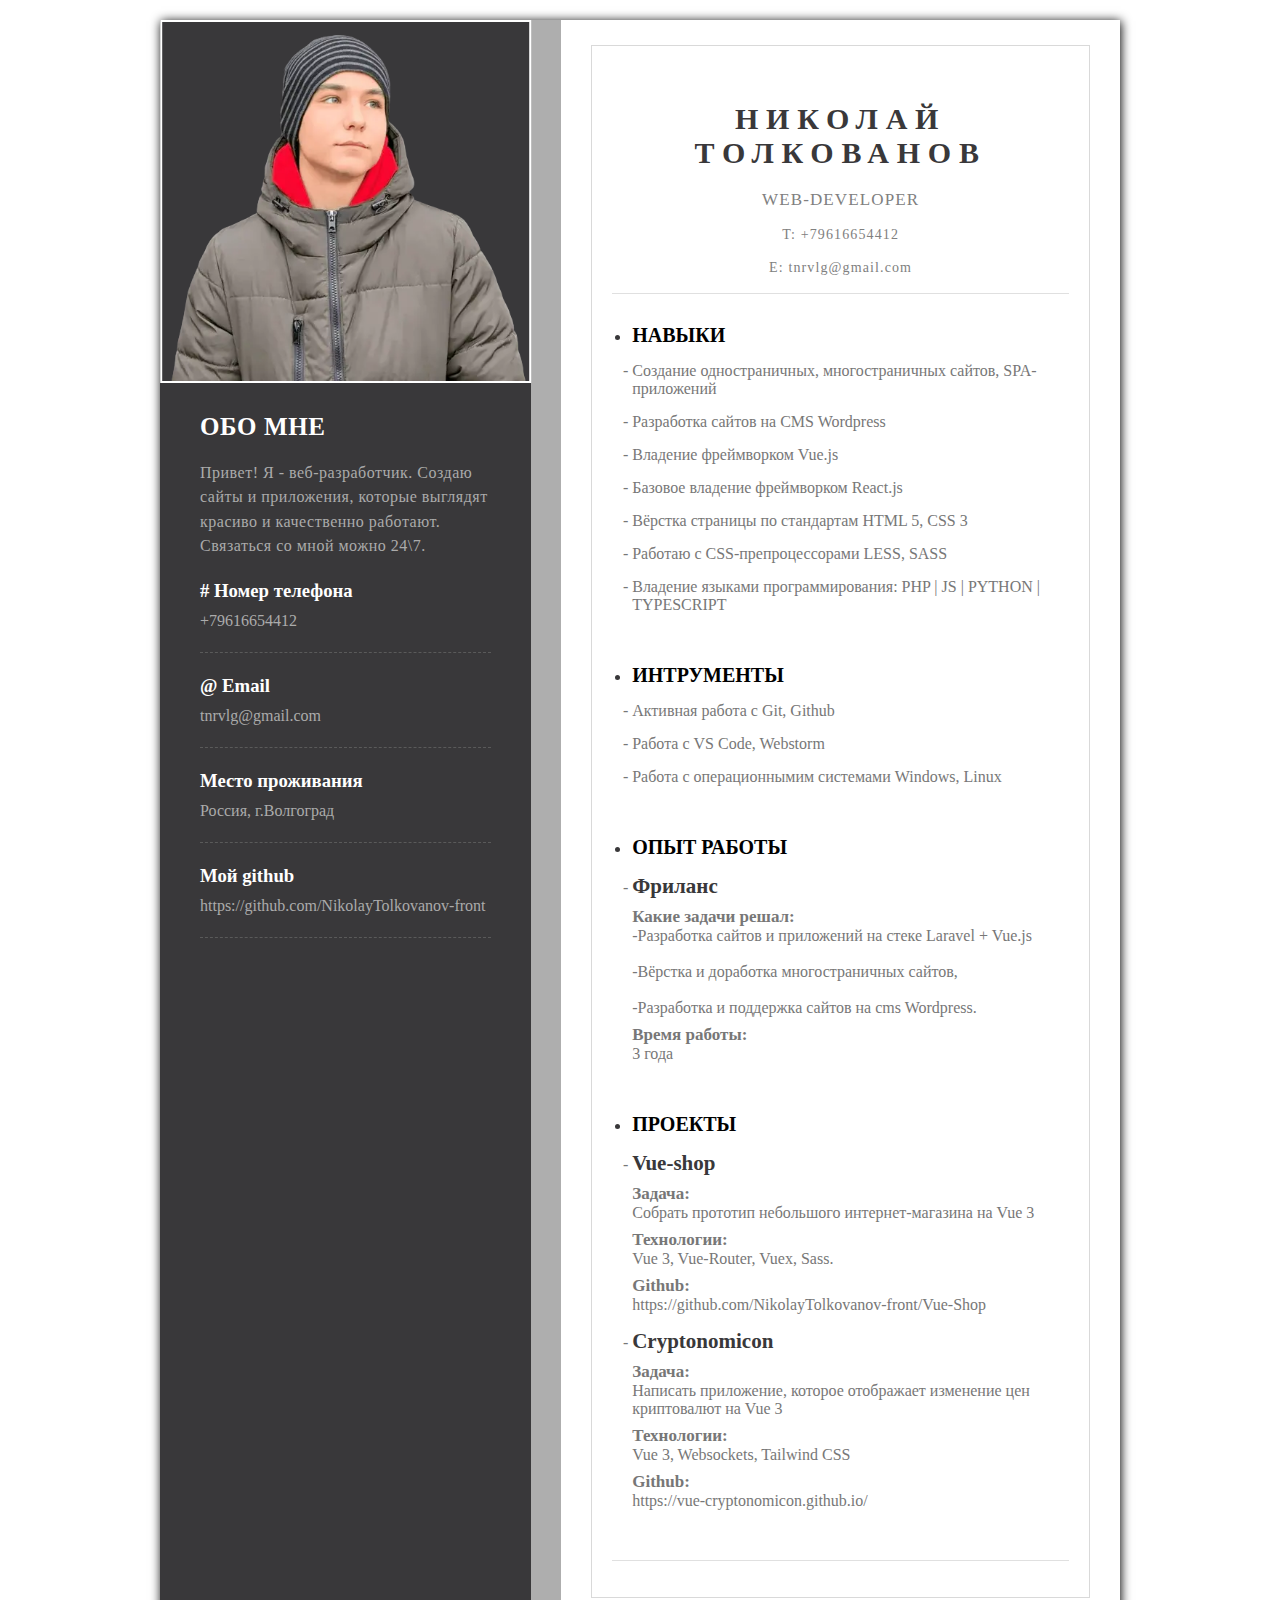
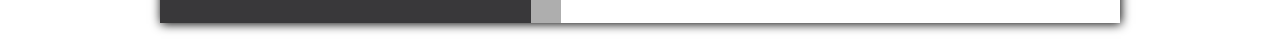
<file: index.html>
<!DOCTYPE html>
<html lang="ru">

<head>
    <meta charset="UTF-8">
    <meta http-equiv="X-UA-Compatible" content="IE=edge">
    <meta name="viewport" content="width=device-width, initial-scale=1.0">
    <link rel="stylesheet" href="./css/style.css">
    <title>Резюме-Николай-Толкованов</title>
</head>

<body>
    <div class="container">
        <div class="profile">
          <div class="profile__photo">
            <img src="./images/static/me-without-bg.webp" alt="my-face" />
          </div>
          <div class="profile__info">
            <h2 class="profile__info-title">ОБО МНЕ</h2>
            <p class="profile__info-subtitle">
              Привет! Я - веб-разработчик. Создаю сайты и приложения, которые выглядят
              красиво и качественно работают. Связаться со мной можно 24\7.
            </p>
            <div class="profile__contacts">
              <div class="profile__contacts-item">
                <h3 class="profile__contacts-item-title"># Номер телефона</h3>
                <p class="profile__contacts-item-subtitle">+79616654412</p>
              </div>
              <div class="profile__contacts-item">
                <h3 class="profile__contacts-item-title">@ Email</h3>
                <p class="profile__contacts-item-subtitle">tnrvlg@gmail.com</p>
              </div>
              <div class="profile__contacts-item">
                <h3 class="profile__contacts-item-title">Место проживания</h3>
                <p class="profile__contacts-item-subtitle">Россия, г.Волгоград</p>
              </div>
              <div class="profile__contacts-item">
                <h3 class="profile__contacts-item-title">Мой github</h3>
                <p class="profile__contacts-item-subtitle">
                  <a
                    class="profile__contacts-item-link"
                    href="https://github.com/NikolayTolkovanov-front"
                    >https://github.com/NikolayTolkovanov-front</a
                  >
                </p>
              </div>
            </div>
          </div>
        </div>
        <div class="resume">
          <div class="resume__wrap">
            <div class="resume__about">
              <div class="resume__about-name">
                <h1 class="resume__about-name-title">Николай Толкованов</h1>
                <p class="resume__about-name-subtitle">web-developer</p>
              </div>
              <div class="resume__about-contacts">
                <p class="resume__about-contacts-phone">T: +79616654412</p>
                <p class="resume__about-contacts-email">E: tnrvlg@gmail.com</p>
              </div>
            </div>
            <div class="resume__skills">
              <ul class="resume__list">
                <li class="resume__list-item">
                  <h3 class="resume__list-item-title">Навыки</h3>
                  <ul class="resume__sublist">
                    <li class="resume__sublist-item">
                      Создание одностраничных, многостраничных сайтов, SPA-приложений
                    </li>
                    <li class="resume__sublist-item">
                      Разработка сайтов на CMS Wordpress
                    </li>
                    <li class="resume__sublist-item">Владение фреймворком Vue.js</li>
                    <li class="resume__sublist-item">Базовое владение фреймворком React.js</li>
                    <li class="resume__sublist-item">
                      Вёрстка страницы по стандартам HTML 5, CSS 3
                    </li>
                    <li class="resume__sublist-item">
                      Работаю с CSS-препроцессорами LESS, SASS
                    </li>
                    <li class="resume__sublist-item">Владение языками программирования: PHP | JS | PYTHON | TYPESCRIPT</li>
                  </ul>
                </li>
                <li class="resume__list-item">
                  <h3 class="resume__list-item-title">Интрументы</h3>
                  <ul class="resume__sublist">
                    <li class="resume__sublist-item">Активная работа с Git, Github</li>
                    <li class="resume__sublist-item">
                      Работа с VS Code, Webstorm
                    </li>
                    <li class="resume__sublist-item">
                      Работа с операционнымим системами Windows, Linux
                    </li>
                  </ul>
                </li>
                <li class="resume__list-item">
                  <h3 class="resume__list-item-title">Опыт работы</h3>
                  <ul class="resume__sublist">
                    <li class="resume__sublist-item">
                      <h4 class="resume__sublist-item-title">Фриланс</h4>
                      <ul class="resume__projects">
                        <li class="resume__projects-item">
                          <b class="resume__projects-item-name">Какие задачи решал:</b>
                          -Разработка сайтов и приложений на стеке Laravel + Vue.js<br><br>
                          -Вёрстка и доработка многостраничных сайтов,<br><br>
                          -Разработка и поддержка сайтов на cms Wordpress.
                        </li>
                        <li class="resume__projects-item">
                          <b class="resume__projects-item-name">Время работы:</b>3 года
                        </li>
                      </ul>
                    </li>
                  </ul>
                </li>
                <li class="resume__list-item">
                  <h3 class="resume__list-item-title">Проекты</h3>
                  <ul class="resume__sublist">
                    <li class="resume__sublist-item">
                      <h4 class="resume__sublist-item-title">Vue-shop</h4>
                      <ul class="resume__projects">
                        <li class="resume__projects-item">
                          <b class="resume__projects-item-name">Задача:</b> Собрать прототип небольшого интернет-магазина
                          на Vue 3
                        </li>
                        <li class="resume__projects-item">
                          <b class="resume__projects-item-name">Технологии:</b> Vue 3, Vue-Router, Vuex, Sass.
                        </li>
                        <li class="resume__projects-item">
                          <b class="resume__projects-item-name">Github:</b>
                          <a class="resume__projects-item-link" target="_blank" href="https://github.com/NikolayTolkovanov-front/Vue-Shop"
                            >https://github.com/NikolayTolkovanov-front/Vue-Shop</a
                          >
                        </li>
                      </ul>
                    </li>
                    <li class="resume__sublist-item">
                      <h4 class="resume__sublist-item-title">Cryptonomicon</h4>
                      <ul class="resume__projects">
                        <li class="resume__projects-item">
                          <b class="resume__projects-item-name">Задача:</b> Написать приложение, которое отображает
                          изменение цен криптовалют на Vue 3
                        </li>
                        <li class="resume__projects-item">
                          <b class="resume__projects-item-name">Технологии:</b> Vue 3, Websockets, Tailwind CSS
                        </li>
                        <li class="resume__projects-item">
                          <b class="resume__projects-item-name">Github:</b>
                          <a class="resume__projects-item-link" target="_blank"
                            href="https://vue-cryptonomicon.github.io/"
                            >https://vue-cryptonomicon.github.io/</a
                          >
                        </li>
                      </ul>
                    </li>
                  </ul>
                </li>
              </ul>
            </div>
          </div>
        </div>
    </div>
</body>

</html>
</file>
<file: css/style.css>
*{margin:0;padding:0;-webkit-box-sizing:border-box;box-sizing:border-box}html{-webkit-box-sizing:border-box;box-sizing:border-box}*,::after,::before{-webkit-box-sizing:inherit;box-sizing:inherit}ol[class],ul[class]{padding:0}blockquote,body,dd,dl,figcaption,figure,h1,h2,h3,h4,h5,h6,li,ol,p,ul{margin:0}aside,footer,header,main,section{display:block}footer,header{-webkit-box-flex:0;-ms-flex:0 0 auto;flex:0 0 auto}ul{list-style:none}img{max-width:100%;height:auto}button,input,select,textarea{font:inherit}a{display:inline-block;text-decoration:none}html{display:block;overflow-x:hidden;min-width:100%;min-height:100vh}body{overflow-x:hidden;font-family:Times,sans-serif;width:100%;scroll-behavior:smooth;background-color:#fff}.container{display:-webkit-box;display:-ms-flexbox;display:flex;-webkit-box-pack:justify;-ms-flex-pack:justify;justify-content:space-between;max-width:960px;margin:20px auto;background-color:#aeaeae;-webkit-box-shadow:1px 1px 10px #000;box-shadow:1px 1px 10px #000}.profile{-ms-flex-preferred-size:40%;flex-basis:40%;background-color:#39383a;margin-right:30px}.profile__photo{display:block;max-width:400px;-webkit-transform:scale(-1,1);-ms-transform:scale(-1,1);transform:scale(-1,1);border:2px solid #fff}.profile__photo>img{display:block}.profile__info{padding:30px 40px 50px}.profile__info-title{margin-bottom:20px;color:#fff;font-size:25px;font-weight:700;text-transform:uppercase;letter-spacing:.63px}.profile__info-subtitle{color:#ababab;font-size:16px;font-weight:300;line-height:24.19px;letter-spacing:.5px}.profile__contacts{margin-bottom:70px}.profile__contacts-item{padding:22px 0;border-bottom:1px dashed #5a5a5a}.profile__contacts-item-title{margin:0;color:#fff}.profile__contacts-item-subtitle{display:block;margin-top:10px;font-size:16px;color:#ababab;font-family:"Open Sans";text-decoration:none;font-style:normal}.profile__contacts-item-link{color:#ababab;text-decoration:none;-webkit-transition:.2s;-o-transition:.2s;transition:.2s}.profile__contacts-item-link:hover{color:#c8c8c8}.resume{-ms-flex-preferred-size:60%;flex-basis:60%;padding:25px 30px;background-color:#fff}.resume__wrap{padding:36px 20px;border:1px solid rgba(168,168,168,.44);height:100%;color:#39383a;font-size:18px;font-weight:600}.resume__about{text-align:center;margin-bottom:30px;border-bottom:1px solid #e0e0e0}.resume__about-name-title{margin:20px 0;font-size:30px;font-weight:700;letter-spacing:7.75px;text-transform:uppercase}.resume__about-name-subtitle{color:grey;font-family:"Open Sans";font-size:17px;font-weight:400;letter-spacing:1.12px;text-transform:uppercase}.resume__about-contacts-email,.resume__about-contacts-phone{margin:17px 0;color:grey;font-family:"Open Sans";font-size:14px;font-weight:400;letter-spacing:1.12px}.resume__skills{border-bottom:1px solid #e0e0e0}.resume__list{margin-left:20px;list-style-type:disc}.resume__list-item{margin-bottom:50px}.resume__list-item-title{margin:15px 0;font-size:20px;font-weight:700;text-transform:uppercase;color:#000}.resume__sublist{display:-webkit-box;display:-ms-flexbox;display:flex;-webkit-box-orient:vertical;-webkit-box-direction:normal;-ms-flex-direction:column;flex-direction:column;list-style-type:"- "}.resume__sublist-item{font-size:16px;font-weight:400;color:#777}.resume__sublist-item:not(:first-child){margin-top:15px}.resume__sublist-item-title{font-size:21px;font-weight:700;color:#39383a}.resume__projects{display:-webkit-box;display:-ms-flexbox;display:flex;-webkit-box-orient:vertical;-webkit-box-direction:normal;-ms-flex-direction:column;flex-direction:column}.resume__projects-item{display:-webkit-box;display:-ms-flexbox;display:flex;-webkit-box-orient:vertical;-webkit-box-direction:normal;-ms-flex-direction:column;flex-direction:column;margin-top:8px}.resume__projects-item-name{font-size:17px}.resume__projects-item-link{color:#777}.resume__projects-item-link:hover{color:#000}@media screen and (max-width:980px){.container{-webkit-box-orient:vertical;-webkit-box-direction:normal;-ms-flex-direction:column;flex-direction:column;padding:0 15px}.profile{display:-webkit-box;display:-ms-flexbox;display:flex;margin-right:0;-webkit-box-pack:center;-ms-flex-pack:center;justify-content:center}.profile__photo{display:-webkit-box;display:-ms-flexbox;display:flex;-webkit-box-align:end;-ms-flex-align:end;align-items:end;-ms-flex-negative:0;flex-shrink:0;border:none;border-left:2px dashed #fff;-webkit-transform:scale(-1,1);-ms-transform:scale(-1,1);transform:scale(-1,1)}.profile__info{-ms-flex-preferred-size:60%;flex-basis:60%}.resume{-ms-flex-preferred-size:100%;flex-basis:100%}}@media screen and (max-width:750px){.profile{-webkit-box-orient:vertical;-webkit-box-direction:normal;-ms-flex-direction:column;flex-direction:column;-webkit-box-align:center;-ms-flex-align:center;align-items:center;text-align:center}.profile__photo{border:2px dashed #fff;border-top:none}}@media screen and (max-width:480px){.resume{text-align:center;padding:0}.resume__list{margin-left:0;list-style-type:none}.resume__sublist-item{list-style-type:none}.resume__projects{text-align:start}}@media screen and (max-width:440px){.resume__about-name-title{font-size:25px;letter-spacing:1px}.resume__skills-title{text-align:center}}@media screen and (max-width:400px){.profile__contacts-item-subtitle{margin-left:0}}
</file>
